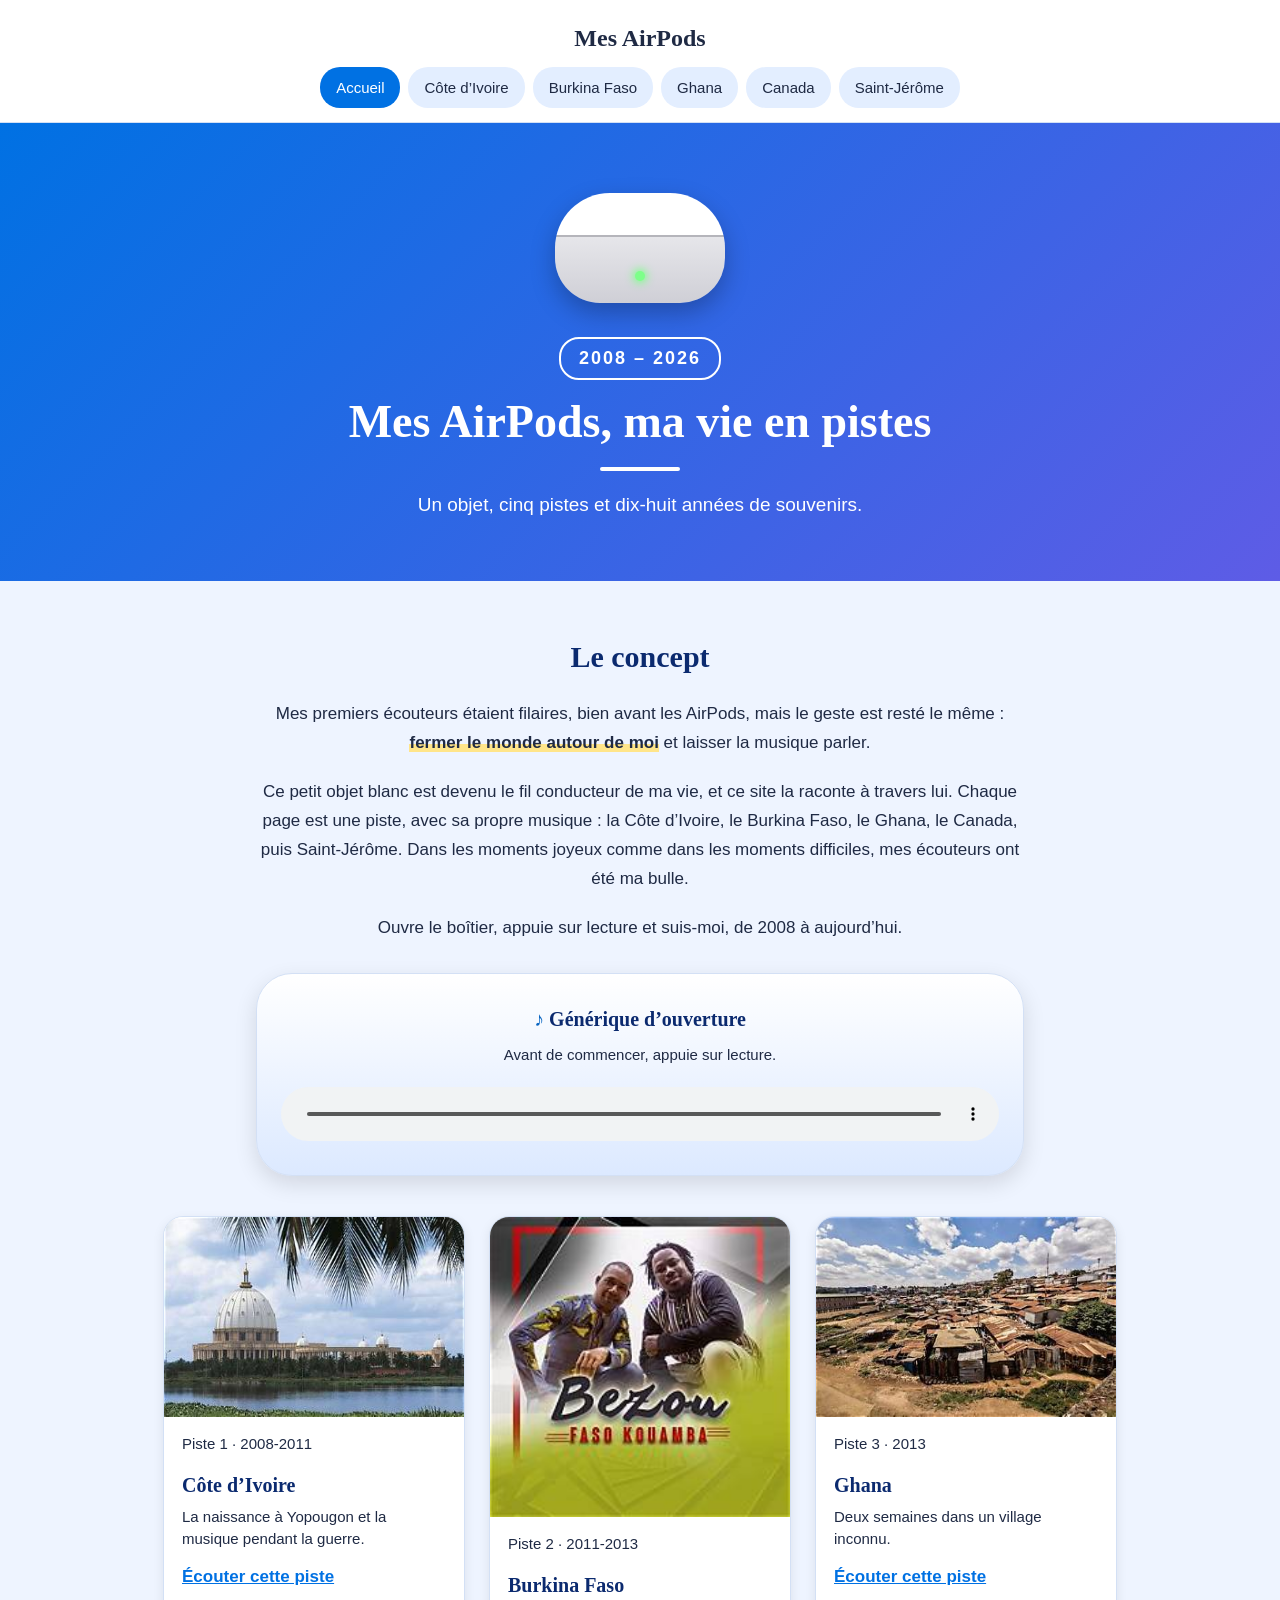
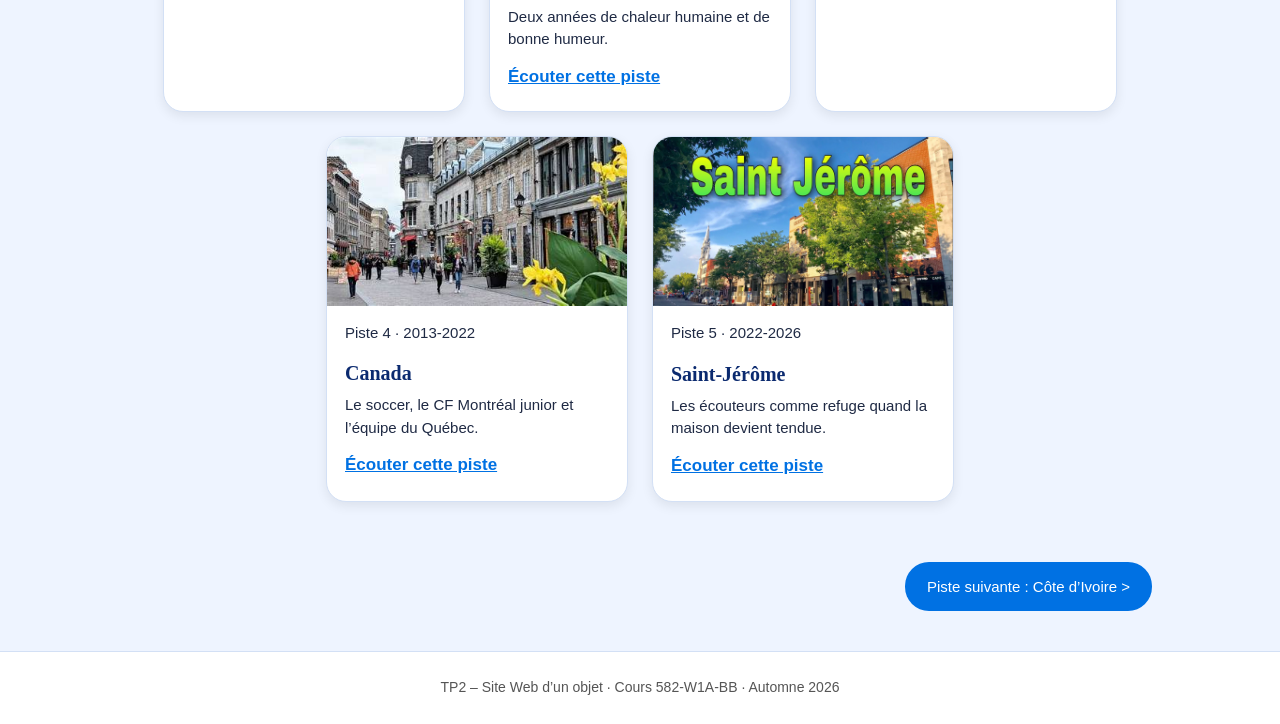
<file: index.html>
<!DOCTYPE html>
<html lang="fr">
<head>
    <meta charset="UTF-8">
    <meta name="viewport" content="width=device-width, initial-scale=1.0">
    <title>Mes AirPods, ma vie en pistes – Accueil</title>
    <!-- Feuille de style commune à toutes les pages -->
    <link rel="stylesheet" href="style.css">
</head>

<!-- La classe du body change le dégradé du bandeau selon la période -->
<body class="accueil">

    <!-- ===== En-tête et menu de navigation ===== -->
    <header class="entete">
        <div class="logo">Mes AirPods</div>
        <nav class="menu">
            <ul>
                <li><a href="index.html" class="actif">Accueil</a></li>
                <li><a href="page1.html">Côte d’Ivoire</a></li>
                <li><a href="page2.html">Burkina Faso</a></li>
                <li><a href="page3.html">Ghana</a></li>
                <li><a href="page4.html">Canada</a></li>
                <li><a href="page5.html">Saint-Jérôme</a></li>
            </ul>
        </nav>
    </header>

    <!-- ===== Bandeau de la page ===== -->
    <section class="hero">
        <!-- Boîtier AirPods dessiné en CSS -->
        <div class="boitier"></div>
        <span class="annee">2008 – 2026</span>
        <h1>Mes AirPods, ma vie en pistes</h1>
        <p class="sous-titre">Un objet, cinq pistes et dix-huit années de souvenirs.</p>
    </section>

    <!-- ===== Contenu principal ===== -->
    <!-- Concept du site -->
    <section class="concept">
        <h2>Le concept</h2>
        <p>Mes premiers écouteurs étaient filaires, bien avant les AirPods, mais le geste est resté le même : <span class="mot-cle">fermer le monde autour de moi</span> et laisser la musique parler.</p>
        <p>Ce petit objet blanc est devenu le fil conducteur de ma vie, et ce site la raconte à travers lui. Chaque page est une piste, avec sa propre musique : la Côte d’Ivoire, le Burkina Faso, le Ghana, le Canada, puis Saint-Jérôme. Dans les moments joyeux comme dans les moments difficiles, mes écouteurs ont été ma bulle.</p>
        <p>Ouvre le boîtier, appuie sur lecture et suis-moi, de 2008 à aujourd’hui.</p>
        <div class="carte-audio">
            <h3>Générique d’ouverture</h3>
            <p>Avant de commencer, appuie sur lecture.</p>
            <audio controls>
                    <source src="audio/generique.mp3" type="audio/mpeg">
            </audio>
        </div>
    </section>

    <!-- Les cinq pistes (Flexbox) -->
    <section class="cartes">
        <article class="carte">
            <img src="images/cote-ivoire-basilique.jpg" alt="La basilique de Yamoussoukro vue à travers des palmes">
            <div class="carte-texte">
                <p>Piste 1 · 2008-2011</p>
                <h3>Côte d’Ivoire</h3>
                <p>La naissance à Yopougon et la musique pendant la guerre.</p>
                <a href="page1.html">Écouter cette piste</a>
            </div>
        </article>
        <article class="carte">
            <img src="images/burkina-bezou.jpg" alt="Pochette du single Bezou de Faso Kouamba">
            <div class="carte-texte">
                <p>Piste 2 · 2011-2013</p>
                <h3>Burkina Faso</h3>
                <p>Deux années de chaleur humaine et de bonne humeur.</p>
                <a href="page2.html">Écouter cette piste</a>
            </div>
        </article>
        <article class="carte">
            <img src="images/ghana-village.jpg" alt="Vue sur un village aux toits de tôle">
            <div class="carte-texte">
                <p>Piste 3 · 2013</p>
                <h3>Ghana</h3>
                <p>Deux semaines dans un village inconnu.</p>
                <a href="page3.html">Écouter cette piste</a>
            </div>
        </article>
        <article class="carte">
            <img src="images/canada-vieux-montreal.jpg" alt="Rue piétonne du Vieux-Montréal avec des passants">
            <div class="carte-texte">
                <p>Piste 4 · 2013-2022</p>
                <h3>Canada</h3>
                <p>Le soccer, le CF Montréal junior et l’équipe du Québec.</p>
                <a href="page4.html">Écouter cette piste</a>
            </div>
        </article>
        <article class="carte">
            <img src="images/saint-jerome.jpg" alt="Rue principale de Saint-Jérôme avec le clocher de la cathédrale">
            <div class="carte-texte">
                <p>Piste 5 · 2022-2026</p>
                <h3>Saint-Jérôme</h3>
                <p>Les écouteurs comme refuge quand la maison devient tendue.</p>
                <a href="page5.html">Écouter cette piste</a>
            </div>
        </article>
    </section>

    <!-- ===== Navigation entre les pistes ===== -->
    <div class="pistes-nav">
        <span></span>
        <a href="page1.html">Piste suivante : Côte d’Ivoire &gt;</a>
    </div>

    <!-- ===== Pied de page ===== -->
    <footer class="pied">
        <p>TP2 – Site Web d’un objet · Cours 582-W1A-BB · Automne 2026</p>
    </footer>

</body>
</html>
</file>
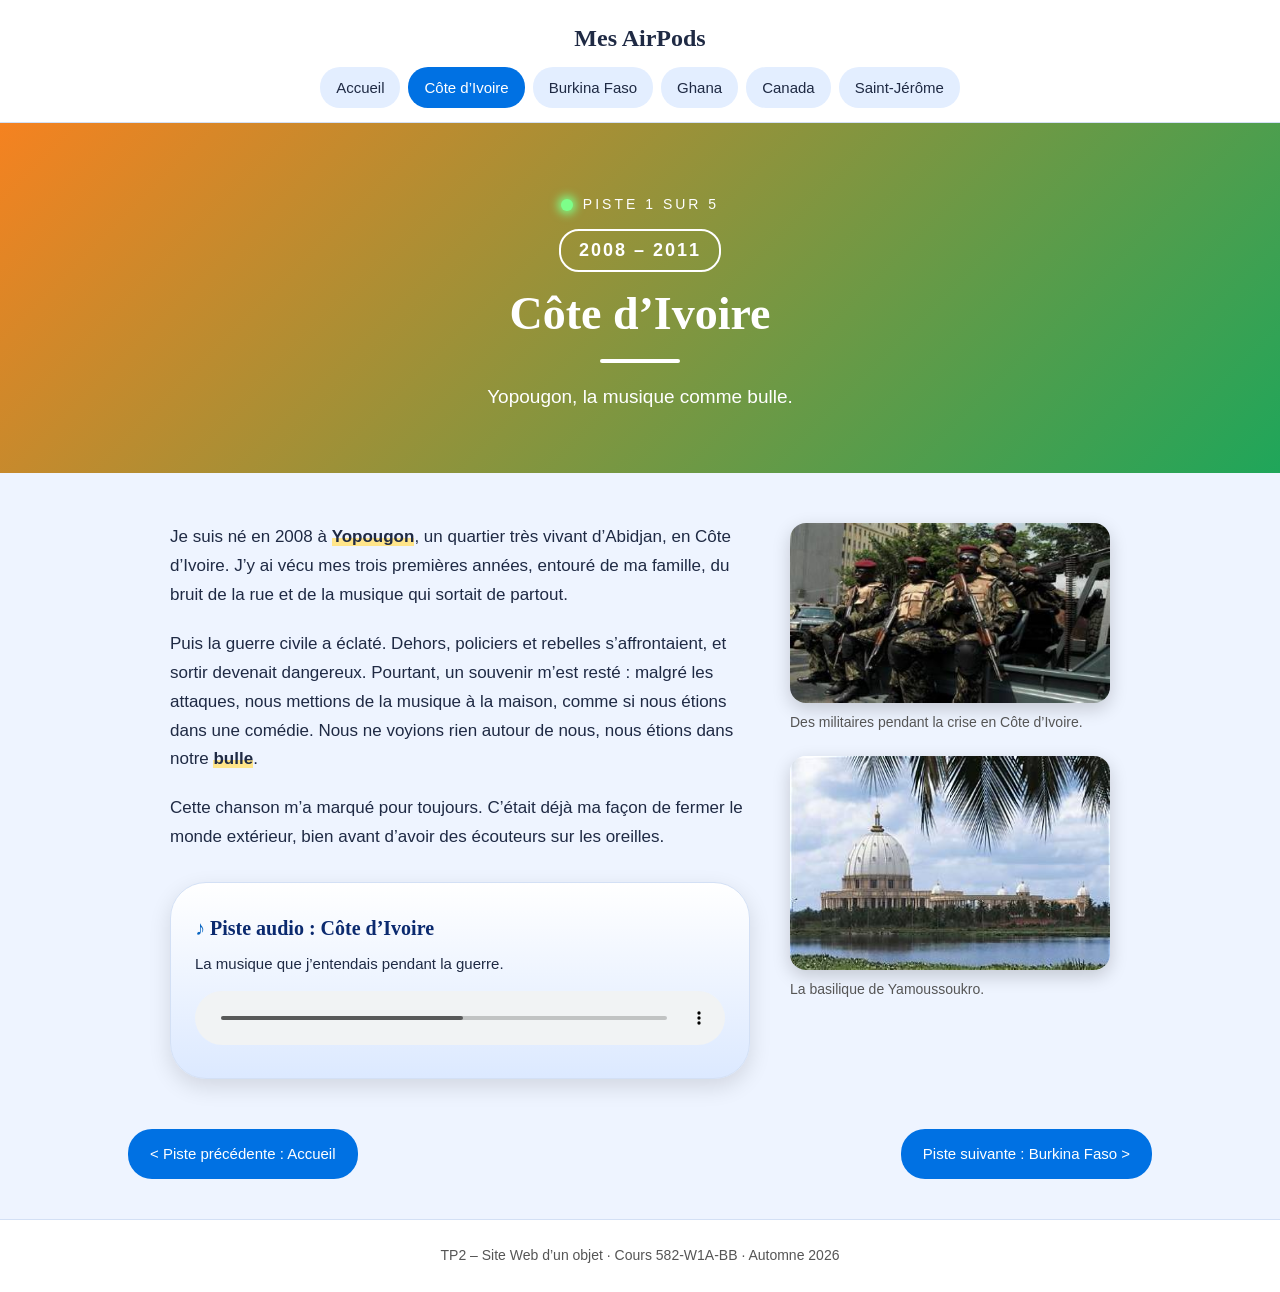
<file: page1.html>
<!DOCTYPE html>
<html lang="fr">
<head>
    <meta charset="UTF-8">
    <meta name="viewport" content="width=device-width, initial-scale=1.0">
    <title>Côte d’Ivoire 2008-2011 – Mes AirPods</title>
    <!-- Feuille de style commune à toutes les pages -->
    <link rel="stylesheet" href="style.css">
</head>

<!-- La classe du body change le dégradé du bandeau selon la période -->
<body class="cote-ivoire">

    <!-- ===== En-tête et menu de navigation ===== -->
    <header class="entete">
        <div class="logo">Mes AirPods</div>
        <nav class="menu">
            <ul>
                <li><a href="index.html">Accueil</a></li>
                <li><a href="page1.html" class="actif">Côte d’Ivoire</a></li>
                <li><a href="page2.html">Burkina Faso</a></li>
                <li><a href="page3.html">Ghana</a></li>
                <li><a href="page4.html">Canada</a></li>
                <li><a href="page5.html">Saint-Jérôme</a></li>
            </ul>
        </nav>
    </header>

    <!-- ===== Bandeau de la page ===== -->
    <section class="hero">
        <p class="piste">Piste 1 sur 5</p>
        <span class="annee">2008 – 2011</span>
        <h1>Côte d’Ivoire</h1>
        <p class="sous-titre">Yopougon, la musique comme bulle.</p>
    </section>

    <!-- ===== Contenu principal ===== -->
    <main class="contenu">

        <!-- Texte de la période -->
        <section class="texte">
            <p>Je suis né en 2008 à <span class="mot-cle">Yopougon</span>, un quartier très vivant d’Abidjan, en Côte d’Ivoire. J’y ai vécu mes trois premières années, entouré de ma famille, du bruit de la rue et de la musique qui sortait de partout.</p>
            <p>Puis la guerre civile a éclaté. Dehors, policiers et rebelles s’affrontaient, et sortir devenait dangereux. Pourtant, un souvenir m’est resté : malgré les attaques, nous mettions de la musique à la maison, comme si nous étions dans une comédie. Nous ne voyions rien autour de nous, nous étions dans notre <span class="mot-cle">bulle</span>.</p>
            <p>Cette chanson m’a marqué pour toujours. C’était déjà ma façon de fermer le monde extérieur, bien avant d’avoir des écouteurs sur les oreilles.</p>
            <!-- Lecteur audio de la période -->
            <div class="carte-audio">
                <h3>Piste audio : Côte d’Ivoire</h3>
                <p>La musique que j’entendais pendant la guerre.</p>
                <audio controls>
                    <source src="audio/cote_d_ivoire.mp3" type="audio/mpeg">
                    Ton navigateur ne peut pas lire cet extrait audio.
                </audio>
            </div>
        </section>

        <!-- Image(s) de la période -->
        <aside class="visuel">
                <div class="photo">
                    <img src="images/cote-ivoire-militaires.jpg" alt="Des militaires en tenue de combat assis sur un véhicule">
                    <p class="legende">Des militaires pendant la crise en Côte d’Ivoire.</p>
                </div>
                <div class="photo">
                    <img src="images/cote-ivoire-basilique.jpg" alt="La basilique de Yamoussoukro vue à travers des palmes">
                    <p class="legende">La basilique de Yamoussoukro.</p>
                </div>
        </aside>

    </main>

    <!-- ===== Navigation entre les pistes ===== -->
    <div class="pistes-nav">
        <a href="index.html">&lt; Piste précédente : Accueil</a>
        <a href="page2.html">Piste suivante : Burkina Faso &gt;</a>
    </div>

    <!-- ===== Pied de page ===== -->
    <footer class="pied">
        <p>TP2 – Site Web d’un objet · Cours 582-W1A-BB · Automne 2026</p>
    </footer>

</body>
</html>
</file>
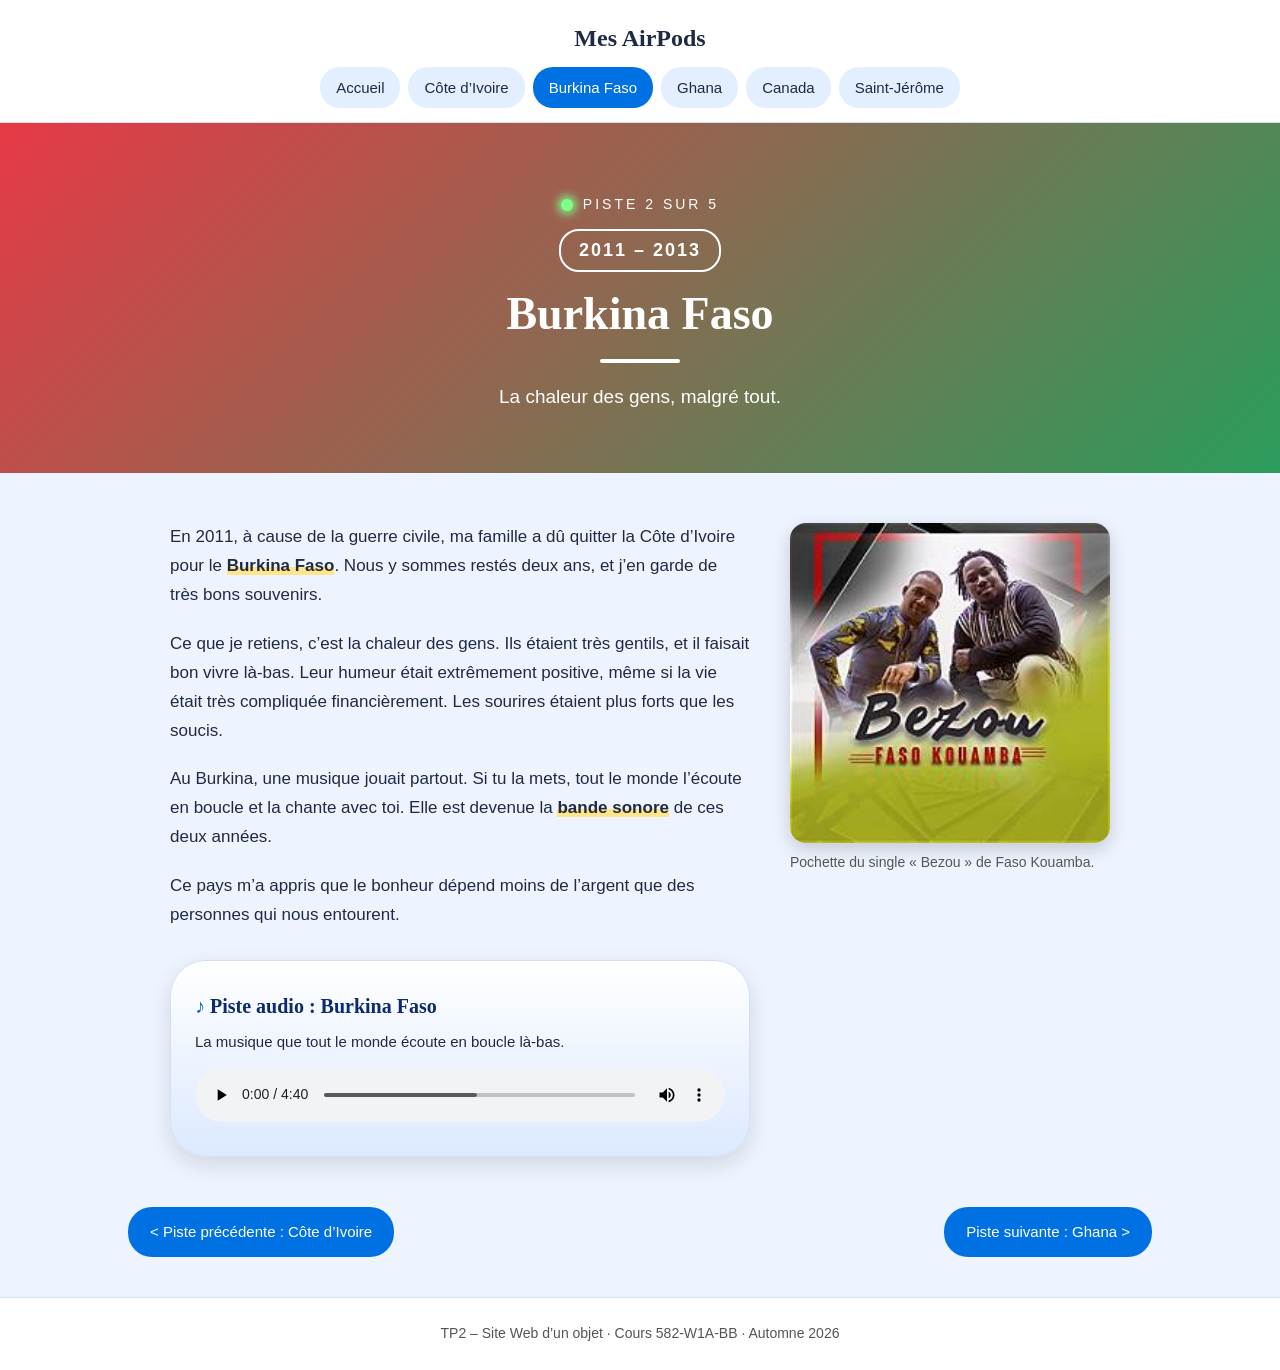
<file: page2.html>
<!DOCTYPE html>
<html lang="fr">
<head>
    <meta charset="UTF-8">
    <meta name="viewport" content="width=device-width, initial-scale=1.0">
    <title>Burkina Faso 2011-2013 – Mes AirPods</title>
    <!-- Feuille de style commune à toutes les pages -->
    <link rel="stylesheet" href="style.css">
</head>

<!-- La classe du body change le dégradé du bandeau selon la période -->
<body class="burkina">

    <!-- ===== En-tête et menu de navigation ===== -->
    <header class="entete">
        <div class="logo">Mes AirPods</div>
        <nav class="menu">
            <ul>
                <li><a href="index.html">Accueil</a></li>
                <li><a href="page1.html">Côte d’Ivoire</a></li>
                <li><a href="page2.html" class="actif">Burkina Faso</a></li>
                <li><a href="page3.html">Ghana</a></li>
                <li><a href="page4.html">Canada</a></li>
                <li><a href="page5.html">Saint-Jérôme</a></li>
            </ul>
        </nav>
    </header>

    <!-- ===== Bandeau de la page ===== -->
    <section class="hero">
        <p class="piste">Piste 2 sur 5</p>
        <span class="annee">2011 – 2013</span>
        <h1>Burkina Faso</h1>
        <p class="sous-titre">La chaleur des gens, malgré tout.</p>
    </section>

    <!-- ===== Contenu principal ===== -->
    <main class="contenu">

        <!-- Texte de la période -->
        <section class="texte">
            <p>En 2011, à cause de la guerre civile, ma famille a dû quitter la Côte d’Ivoire pour le <span class="mot-cle">Burkina Faso</span>. Nous y sommes restés deux ans, et j’en garde de très bons souvenirs.</p>
            <p>Ce que je retiens, c’est la chaleur des gens. Ils étaient très gentils, et il faisait bon vivre là-bas. Leur humeur était extrêmement positive, même si la vie était très compliquée financièrement. Les sourires étaient plus forts que les soucis.</p>
            <p>Au Burkina, une musique jouait partout. Si tu la mets, tout le monde l’écoute en boucle et la chante avec toi. Elle est devenue la <span class="mot-cle">bande sonore</span> de ces deux années.</p>
            <p>Ce pays m’a appris que le bonheur dépend moins de l’argent que des personnes qui nous entourent.</p>
            <!-- Lecteur audio de la période -->
            <div class="carte-audio">
                <h3>Piste audio : Burkina Faso</h3>
                <p>La musique que tout le monde écoute en boucle là-bas.</p>
                <audio controls>
                    <source src="audio/burkina.mp3" type="audio/mpeg">
                    Ton navigateur ne peut pas lire cet extrait audio.
                </audio>
            </div>
        </section>

        <!-- Image(s) de la période -->
        <aside class="visuel">
                <div class="photo">
                    <img src="images/burkina-bezou.jpg" alt="Pochette du single Bezou de Faso Kouamba">
                    <p class="legende">Pochette du single « Bezou » de Faso Kouamba.</p>
                </div>
        </aside>

    </main>

    <!-- ===== Navigation entre les pistes ===== -->
    <div class="pistes-nav">
        <a href="page1.html">&lt; Piste précédente : Côte d’Ivoire</a>
        <a href="page3.html">Piste suivante : Ghana &gt;</a>
    </div>

    <!-- ===== Pied de page ===== -->
    <footer class="pied">
        <p>TP2 – Site Web d’un objet · Cours 582-W1A-BB · Automne 2026</p>
    </footer>

</body>
</html>
</file>
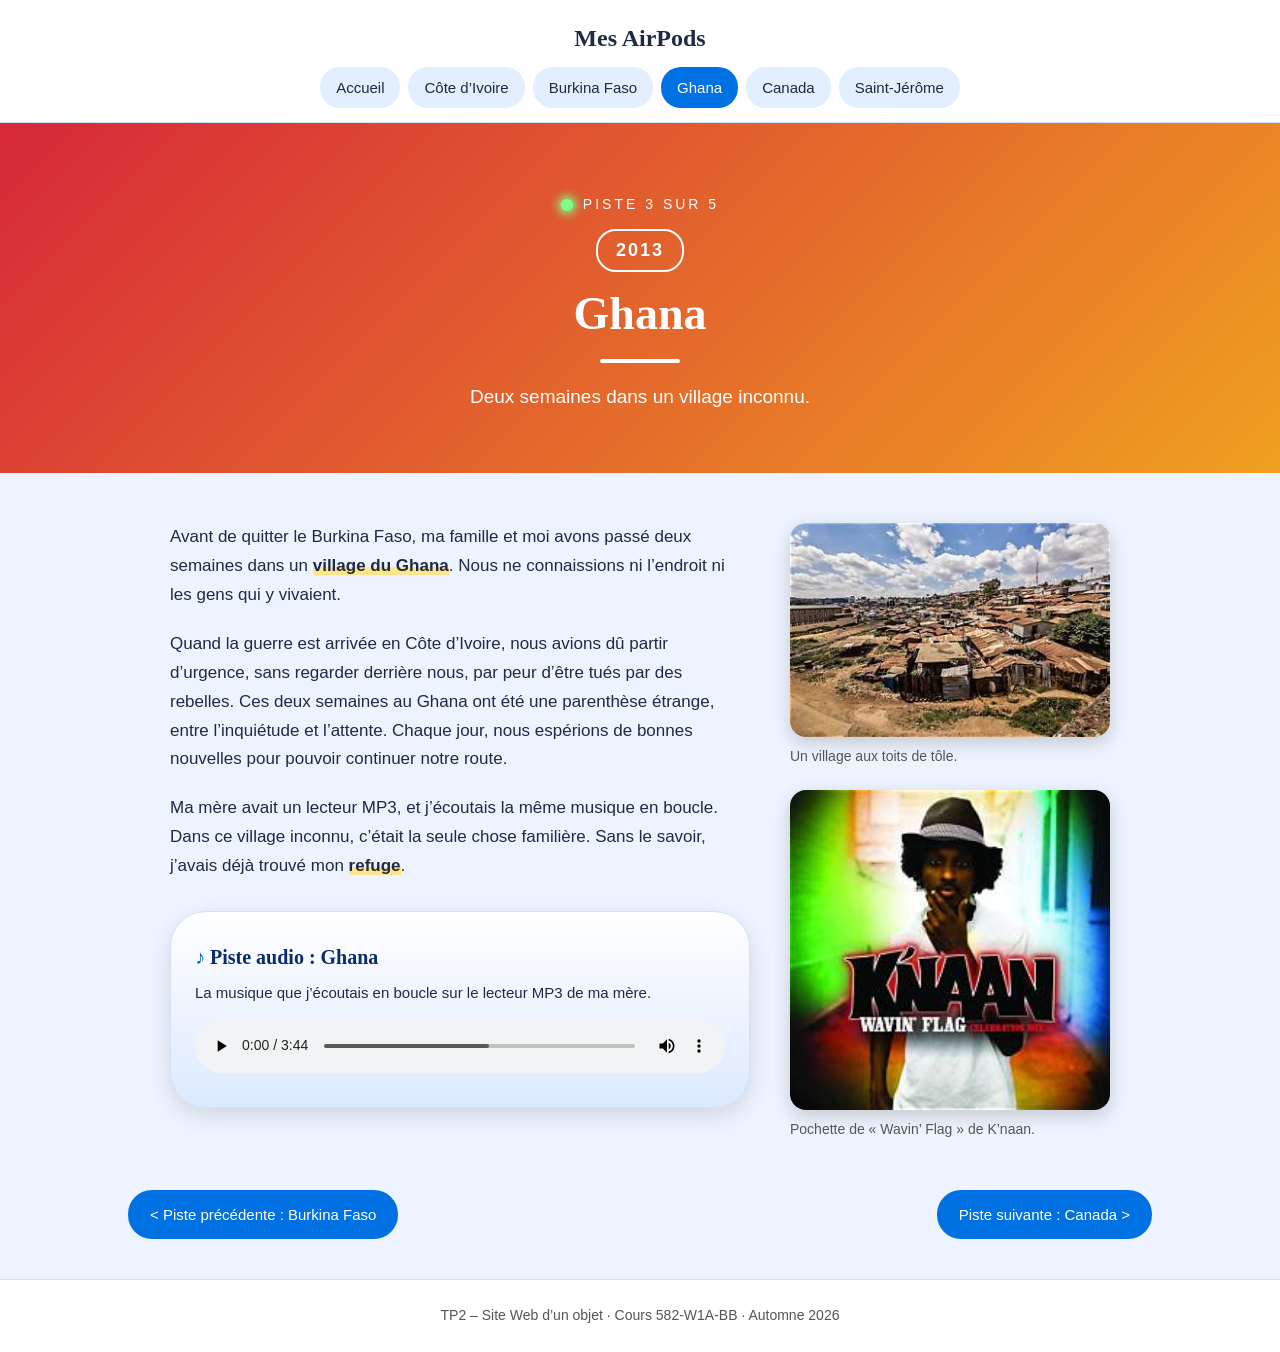
<file: page3.html>
<!DOCTYPE html>
<html lang="fr">
<head>
    <meta charset="UTF-8">
    <meta name="viewport" content="width=device-width, initial-scale=1.0">
    <title>Ghana 2013 – Mes AirPods</title>
    <!-- Feuille de style commune à toutes les pages -->
    <link rel="stylesheet" href="style.css">
</head>

<!-- La classe du body change le dégradé du bandeau selon la période -->
<body class="ghana">

    <!-- ===== En-tête et menu de navigation ===== -->
    <header class="entete">
        <div class="logo">Mes AirPods</div>
        <nav class="menu">
            <ul>
                <li><a href="index.html">Accueil</a></li>
                <li><a href="page1.html">Côte d’Ivoire</a></li>
                <li><a href="page2.html">Burkina Faso</a></li>
                <li><a href="page3.html" class="actif">Ghana</a></li>
                <li><a href="page4.html">Canada</a></li>
                <li><a href="page5.html">Saint-Jérôme</a></li>
            </ul>
        </nav>
    </header>

    <!-- ===== Bandeau de la page ===== -->
    <section class="hero">
        <p class="piste">Piste 3 sur 5</p>
        <span class="annee">2013</span>
        <h1>Ghana</h1>
        <p class="sous-titre">Deux semaines dans un village inconnu.</p>
    </section>

    <!-- ===== Contenu principal ===== -->
    <main class="contenu">

        <!-- Texte de la période -->
        <section class="texte">
            <p>Avant de quitter le Burkina Faso, ma famille et moi avons passé deux semaines dans un <span class="mot-cle">village du Ghana</span>. Nous ne connaissions ni l’endroit ni les gens qui y vivaient.</p>
            <p>Quand la guerre est arrivée en Côte d’Ivoire, nous avions dû partir d’urgence, sans regarder derrière nous, par peur d’être tués par des rebelles. Ces deux semaines au Ghana ont été une parenthèse étrange, entre l’inquiétude et l’attente. Chaque jour, nous espérions de bonnes nouvelles pour pouvoir continuer notre route.</p>
            <p>Ma mère avait un lecteur MP3, et j’écoutais la même musique en boucle. Dans ce village inconnu, c’était la seule chose familière. Sans le savoir, j’avais déjà trouvé mon <span class="mot-cle">refuge</span>.</p>
            <!-- Lecteur audio de la période -->
            <div class="carte-audio">
                <h3>Piste audio : Ghana</h3>
                <p>La musique que j’écoutais en boucle sur le lecteur MP3 de ma mère.</p>
                <audio controls>
                    <source src="audio/ghana.mp3" type="audio/mpeg">
                    Ton navigateur ne peut pas lire cet extrait audio.
                </audio>
            </div>
        </section>

        <!-- Image(s) de la période -->
        <aside class="visuel">
                <div class="photo">
                    <img src="images/ghana-village.jpg" alt="Vue sur un village aux toits de tôle">
                    <p class="legende">Un village aux toits de tôle.</p>
                </div>
                <div class="photo">
                    <img src="images/ghana-knaan.jpg" alt="Pochette de Wavin’ Flag de K’naan">
                    <p class="legende">Pochette de « Wavin’ Flag » de K’naan.</p>
                </div>
        </aside>

    </main>

    <!-- ===== Navigation entre les pistes ===== -->
    <div class="pistes-nav">
        <a href="page2.html">&lt; Piste précédente : Burkina Faso</a>
        <a href="page4.html">Piste suivante : Canada &gt;</a>
    </div>

    <!-- ===== Pied de page ===== -->
    <footer class="pied">
        <p>TP2 – Site Web d’un objet · Cours 582-W1A-BB · Automne 2026</p>
    </footer>

</body>
</html>
</file>
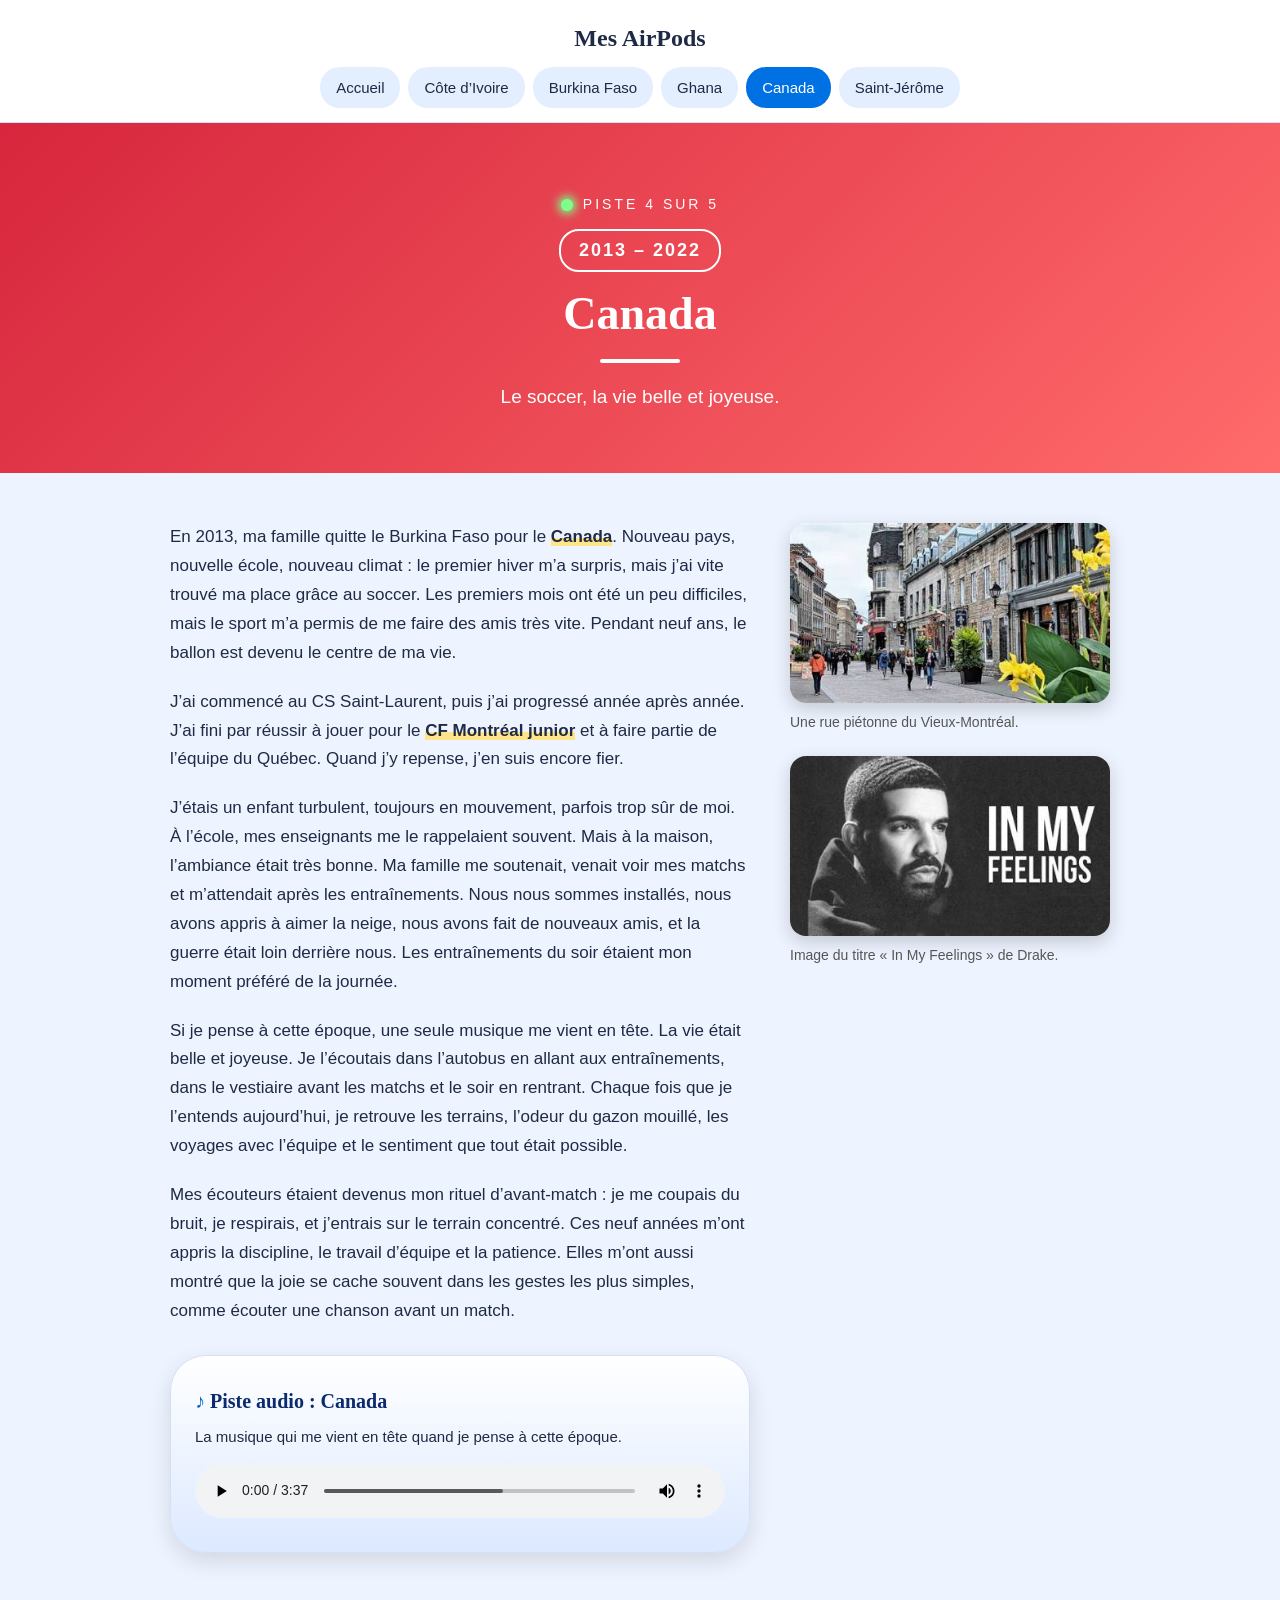
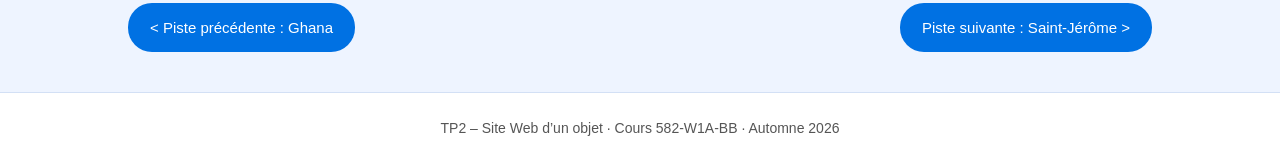
<file: page4.html>
<!DOCTYPE html>
<html lang="fr">
<head>
    <meta charset="UTF-8">
    <meta name="viewport" content="width=device-width, initial-scale=1.0">
    <title>Canada 2013-2022 – Mes AirPods</title>
    <!-- Feuille de style commune à toutes les pages -->
    <link rel="stylesheet" href="style.css">
</head>

<!-- La classe du body change le dégradé du bandeau selon la période -->
<body class="canada">

    <!-- ===== En-tête et menu de navigation ===== -->
    <header class="entete">
        <div class="logo">Mes AirPods</div>
        <nav class="menu">
            <ul>
                <li><a href="index.html">Accueil</a></li>
                <li><a href="page1.html">Côte d’Ivoire</a></li>
                <li><a href="page2.html">Burkina Faso</a></li>
                <li><a href="page3.html">Ghana</a></li>
                <li><a href="page4.html" class="actif">Canada</a></li>
                <li><a href="page5.html">Saint-Jérôme</a></li>
            </ul>
        </nav>
    </header>

    <!-- ===== Bandeau de la page ===== -->
    <section class="hero">
        <p class="piste">Piste 4 sur 5</p>
        <span class="annee">2013 – 2022</span>
        <h1>Canada</h1>
        <p class="sous-titre">Le soccer, la vie belle et joyeuse.</p>
    </section>

    <!-- ===== Contenu principal ===== -->
    <main class="contenu">

        <!-- Texte de la période -->
        <section class="texte">
            <p>En 2013, ma famille quitte le Burkina Faso pour le <span class="mot-cle">Canada</span>. Nouveau pays, nouvelle école, nouveau climat : le premier hiver m’a surpris, mais j’ai vite trouvé ma place grâce au soccer. Les premiers mois ont été un peu difficiles, mais le sport m’a permis de me faire des amis très vite. Pendant neuf ans, le ballon est devenu le centre de ma vie.</p>
            <p>J’ai commencé au CS Saint-Laurent, puis j’ai progressé année après année. J’ai fini par réussir à jouer pour le <span class="mot-cle">CF Montréal junior</span> et à faire partie de l’équipe du Québec. Quand j’y repense, j’en suis encore fier.</p>
            <p>J’étais un enfant turbulent, toujours en mouvement, parfois trop sûr de moi. À l’école, mes enseignants me le rappelaient souvent. Mais à la maison, l’ambiance était très bonne. Ma famille me soutenait, venait voir mes matchs et m’attendait après les entraînements. Nous nous sommes installés, nous avons appris à aimer la neige, nous avons fait de nouveaux amis, et la guerre était loin derrière nous. Les entraînements du soir étaient mon moment préféré de la journée.</p>
            <p>Si je pense à cette époque, une seule musique me vient en tête. La vie était belle et joyeuse. Je l’écoutais dans l’autobus en allant aux entraînements, dans le vestiaire avant les matchs et le soir en rentrant. Chaque fois que je l’entends aujourd’hui, je retrouve les terrains, l’odeur du gazon mouillé, les voyages avec l’équipe et le sentiment que tout était possible.</p>
            <p>Mes écouteurs étaient devenus mon rituel d’avant-match : je me coupais du bruit, je respirais, et j’entrais sur le terrain concentré. Ces neuf années m’ont appris la discipline, le travail d’équipe et la patience. Elles m’ont aussi montré que la joie se cache souvent dans les gestes les plus simples, comme écouter une chanson avant un match.</p>
            <!-- Lecteur audio de la période -->
            <div class="carte-audio">
                <h3>Piste audio : Canada</h3>
                <p>La musique qui me vient en tête quand je pense à cette époque.</p>
                <audio controls>
                    <source src="audio/canada.mp3" type="audio/mpeg">
                    Ton navigateur ne peut pas lire cet extrait audio.
                </audio>
            </div>
        </section>

        <!-- Image(s) de la période -->
        <aside class="visuel">
                <div class="photo">
                    <img src="images/canada-vieux-montreal.jpg" alt="Rue piétonne du Vieux-Montréal avec des passants">
                    <p class="legende">Une rue piétonne du Vieux-Montréal.</p>
                </div>
                <div class="photo">
                    <img src="images/canada-drake.jpg" alt="Image du titre In My Feelings de Drake">
                    <p class="legende">Image du titre « In My Feelings » de Drake.</p>
                </div>
        </aside>

    </main>

    <!-- ===== Navigation entre les pistes ===== -->
    <div class="pistes-nav">
        <a href="page3.html">&lt; Piste précédente : Ghana</a>
        <a href="page5.html">Piste suivante : Saint-Jérôme &gt;</a>
    </div>

    <!-- ===== Pied de page ===== -->
    <footer class="pied">
        <p>TP2 – Site Web d’un objet · Cours 582-W1A-BB · Automne 2026</p>
    </footer>

</body>
</html>
</file>
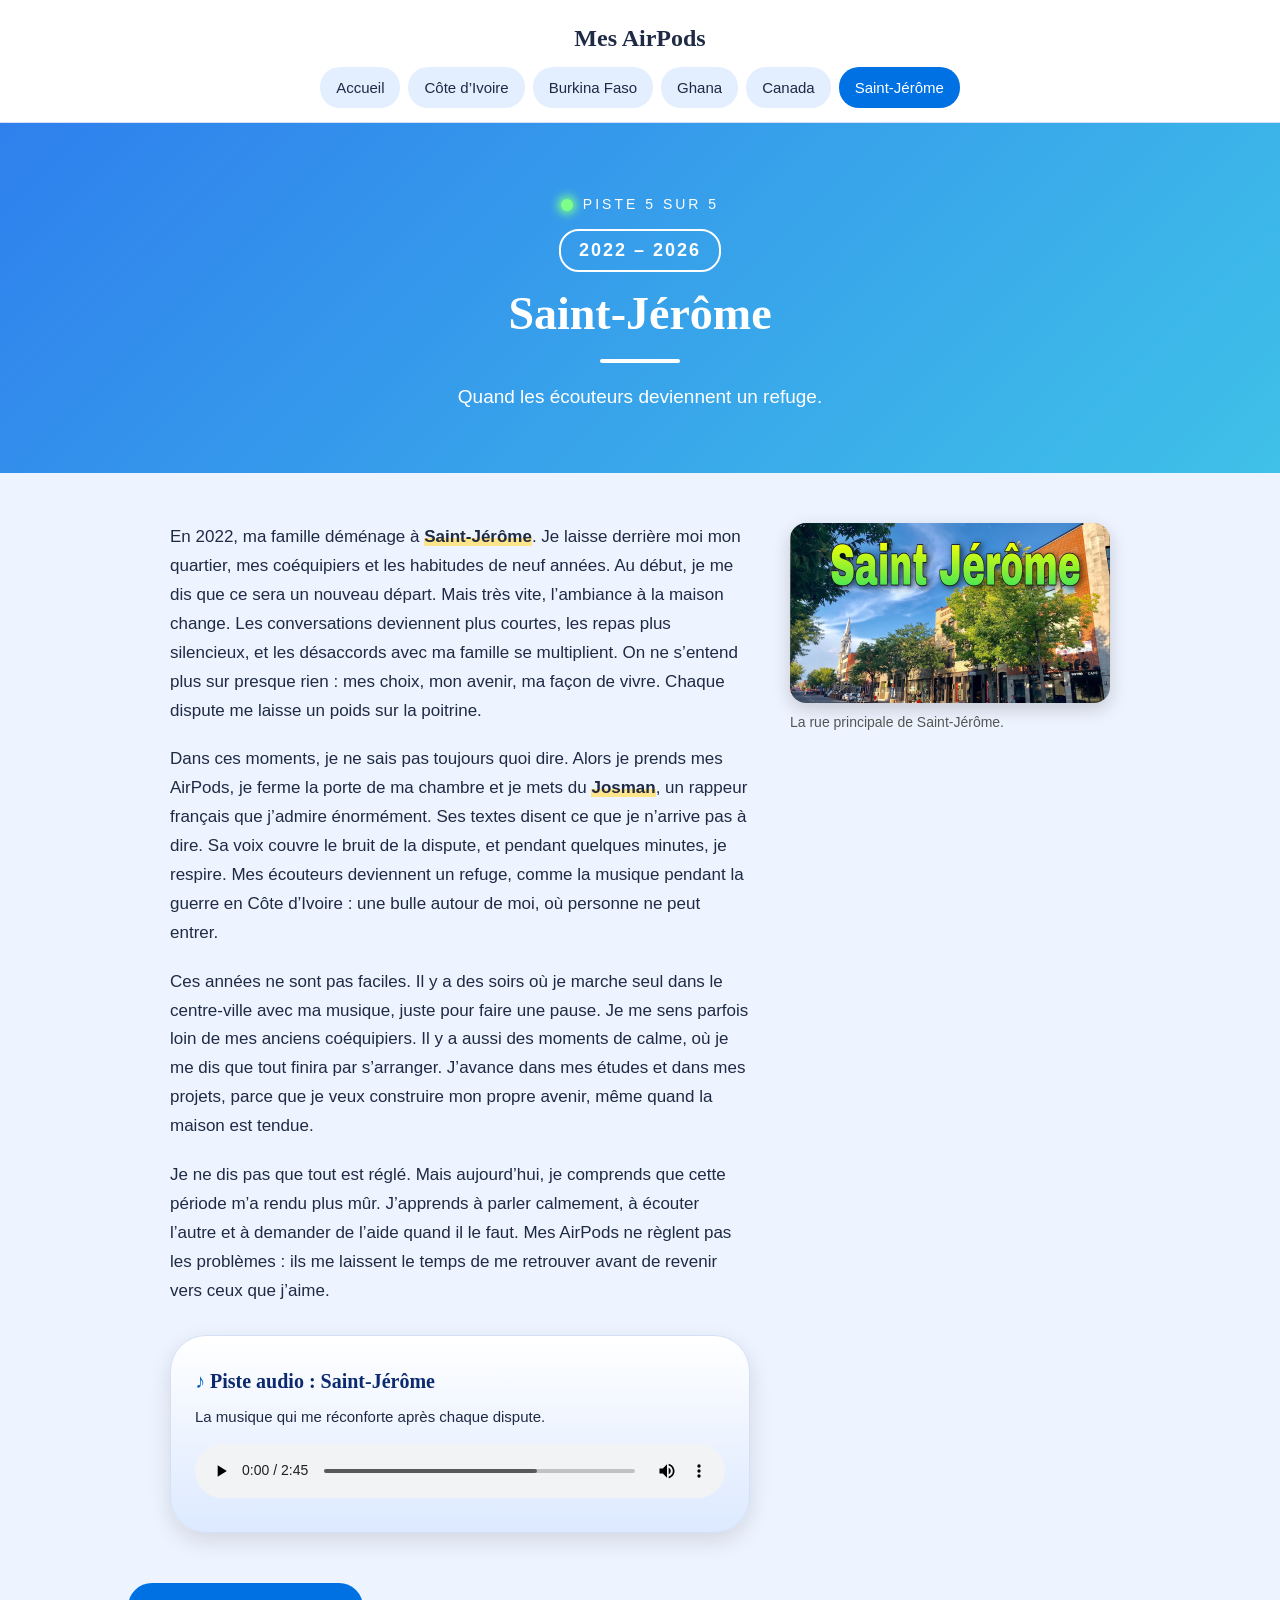
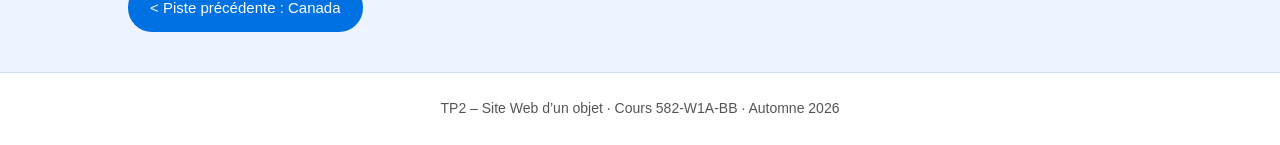
<file: page5.html>
<!DOCTYPE html>
<html lang="fr">
<head>
    <meta charset="UTF-8">
    <meta name="viewport" content="width=device-width, initial-scale=1.0">
    <title>Saint-Jérôme 2022-2026 – Mes AirPods</title>
    <!-- Feuille de style commune à toutes les pages -->
    <link rel="stylesheet" href="style.css">
</head>

<!-- La classe du body change le dégradé du bandeau selon la période -->
<body class="saint-jerome">

    <!-- ===== En-tête et menu de navigation ===== -->
    <header class="entete">
        <div class="logo">Mes AirPods</div>
        <nav class="menu">
            <ul>
                <li><a href="index.html">Accueil</a></li>
                <li><a href="page1.html">Côte d’Ivoire</a></li>
                <li><a href="page2.html">Burkina Faso</a></li>
                <li><a href="page3.html">Ghana</a></li>
                <li><a href="page4.html">Canada</a></li>
                <li><a href="page5.html" class="actif">Saint-Jérôme</a></li>
            </ul>
        </nav>
    </header>

    <!-- ===== Bandeau de la page ===== -->
    <section class="hero">
        <p class="piste">Piste 5 sur 5</p>
        <span class="annee">2022 – 2026</span>
        <h1>Saint-Jérôme</h1>
        <p class="sous-titre">Quand les écouteurs deviennent un refuge.</p>
    </section>

    <!-- ===== Contenu principal ===== -->
    <main class="contenu">

        <!-- Texte de la période -->
        <section class="texte">
            <p>En 2022, ma famille déménage à <span class="mot-cle">Saint-Jérôme</span>. Je laisse derrière moi mon quartier, mes coéquipiers et les habitudes de neuf années. Au début, je me dis que ce sera un nouveau départ. Mais très vite, l’ambiance à la maison change. Les conversations deviennent plus courtes, les repas plus silencieux, et les désaccords avec ma famille se multiplient. On ne s’entend plus sur presque rien : mes choix, mon avenir, ma façon de vivre. Chaque dispute me laisse un poids sur la poitrine.</p>
            <p>Dans ces moments, je ne sais pas toujours quoi dire. Alors je prends mes AirPods, je ferme la porte de ma chambre et je mets du <span class="mot-cle">Josman</span>, un rappeur français que j’admire énormément. Ses textes disent ce que je n’arrive pas à dire. Sa voix couvre le bruit de la dispute, et pendant quelques minutes, je respire. Mes écouteurs deviennent un refuge, comme la musique pendant la guerre en Côte d’Ivoire : une bulle autour de moi, où personne ne peut entrer.</p>
            <p>Ces années ne sont pas faciles. Il y a des soirs où je marche seul dans le centre-ville avec ma musique, juste pour faire une pause. Je me sens parfois loin de mes anciens coéquipiers. Il y a aussi des moments de calme, où je me dis que tout finira par s’arranger. J’avance dans mes études et dans mes projets, parce que je veux construire mon propre avenir, même quand la maison est tendue.</p>
            <p>Je ne dis pas que tout est réglé. Mais aujourd’hui, je comprends que cette période m’a rendu plus mûr. J’apprends à parler calmement, à écouter l’autre et à demander de l’aide quand il le faut. Mes AirPods ne règlent pas les problèmes : ils me laissent le temps de me retrouver avant de revenir vers ceux que j’aime.</p>
            <!-- Lecteur audio de la période -->
            <div class="carte-audio">
                <h3>Piste audio : Saint-Jérôme</h3>
                <p>La musique qui me réconforte après chaque dispute.</p>
                <audio controls>
                    <source src="audio/saint_jerome.mp3" type="audio/mpeg">
                    Ton navigateur ne peut pas lire cet extrait audio.
                </audio>
            </div>
        </section>

        <!-- Image(s) de la période -->
        <aside class="visuel">
                <div class="photo">
                    <img src="images/saint-jerome.jpg" alt="Rue principale de Saint-Jérôme avec le clocher de la cathédrale">
                    <p class="legende">La rue principale de Saint-Jérôme.</p>
                </div>
        </aside>

    </main>

    <!-- ===== Navigation entre les pistes ===== -->
    <div class="pistes-nav">
        <a href="page4.html">&lt; Piste précédente : Canada</a>
        <span></span>
    </div>

    <!-- ===== Pied de page ===== -->
    <footer class="pied">
        <p>TP2 – Site Web d’un objet · Cours 582-W1A-BB · Automne 2026</p>
    </footer>

</body>
</html>
</file>
<file: style.css>
/* ==========================================================
   TP2 - Site Web d'un objet : mes AirPods, ma vie en pistes
   Feuille de style commune à toutes les pages (cohérence)
   Sections :
   1. Base
   2. Menu
   3. Bandeau (hero) et dégradés par période
   4. Contenu (Flexbox)
   5. Carte audio
   6. Accueil : boîtier et cartes
   7. Navigation entre les pistes et pied de page
   ========================================================== */


/* ---------- 1. Base ---------- */

* {
    margin: 0;
    padding: 0;
}

body {
    font-family: Verdana, Arial, sans-serif;
    font-size: 17px;
    line-height: 1.7;
    color: #1f2a44;
    background-color: #eef4ff;
}

h1, h2, h3 {
    color: #0b2a6f;
    font-family: Georgia, "Times New Roman", serif;
    font-weight: bold;
}

a {
    color: #0071e3;
    transition: all 0.3s ease;
}


/* ---------- 2. Menu (Flexbox) ---------- */

.entete {
    background-color: #ffffff;
    border-bottom: 1px solid #d3e0f5;
    padding: 18px 20px 14px 20px;
    text-align: center;
}

.logo {
    font-family: Georgia, "Times New Roman", serif;
    font-size: 24px;
    font-weight: bold;
    margin-bottom: 8px;
}

.menu ul {
    list-style: none;
    display: flex;
    flex-wrap: wrap;
    justify-content: center;
    gap: 8px;
}

.menu li {
    display: flex;
}

.menu a {
    padding: 8px 16px;
    border-radius: 20px;
    font-size: 15px;
    text-decoration: none;
    color: #1f2a44;
    background-color: #e3eeff;
}

.menu a:hover, .menu a:focus {
    background-color: #0071e3;
    color: #ffffff;
}

/* Lien de la page où on se trouve */
.menu a.actif {
    background-color: #0071e3;
    color: #ffffff;
}


/* ---------- 3. Bandeau (hero) et dégradés par période ---------- */

.hero {
    display: flex;
    flex-direction: column;
    align-items: center;
    justify-content: center;
    text-align: center;
    color: #ffffff;
    padding: 70px 20px 60px 20px;
}

/* Un dégradé différent selon la classe placée sur <body> */
.accueil .hero {
    background: linear-gradient(135deg, #0071e3 0%, #5e5ce6 100%);
}

.cote-ivoire .hero {
    background: linear-gradient(135deg, #f58220 0%, #1fa65a 100%);
}

.burkina .hero {
    background: linear-gradient(135deg, #e63946 0%, #2a9d5c 100%);
}

.ghana .hero {
    background: linear-gradient(135deg, #d62839 0%, #f0a020 100%);
}

.canada .hero {
    background: linear-gradient(135deg, #d7263d 0%, #ff6b6b 100%);
}

.saint-jerome .hero {
    background: linear-gradient(135deg, #2f80ed 0%, #3fc1e8 100%);
}

/* Petit voyant lumineux du boîtier AirPods devant le numéro de piste */
.piste {
    display: flex;
    justify-content: center;
    align-items: center;
    font-size: 14px;
    text-transform: uppercase;
    letter-spacing: 3px;
    margin-bottom: 12px;
}

.piste::before {
    content: "";
    width: 12px;
    height: 12px;
    margin-right: 10px;
    border-radius: 50%;
    background-color: #7dff8a;
    box-shadow: 0 0 10px 3px #7dff8a;
}

/* Le titre est un conteneur flex : le trait en dessous se centre tout seul */
.hero h1 {
    color: #ffffff;
    display: flex;
    flex-direction: column;
    align-items: center;
    font-size: 46px;
    line-height: 1.2;
    margin-bottom: 18px;
}

/* Trait sous le titre */
.hero h1::after {
    content: "";
    width: 80px;
    height: 4px;
    margin-top: 18px;
    border-radius: 2px;
    background-color: #ffffff;
}

.annee {
    padding: 4px 18px;
    border: 2px solid #ffffff;
    border-radius: 20px;
    font-size: 18px;
    font-weight: bold;
    letter-spacing: 2px;
    margin-bottom: 14px;
}

.hero .sous-titre {
    width: 60%;
    font-size: 19px;
}


/* ---------- 4. Contenu (Flexbox) ---------- */

.contenu {
    display: flex;
    flex-wrap: wrap;
    justify-content: center;
    align-items: flex-start;
    gap: 40px;
    width: 80%;
    margin: 0 auto;
    padding: 50px 0 30px 0;
}

.texte {
    flex: 0 1 580px;
}

.texte p {
    margin-bottom: 20px;
}

.texte h2 {
    font-size: 28px;
    margin-bottom: 18px;
}

/* Mots importants mis en valeur avec <span> */
.mot-cle {
    font-weight: bold;
    background: linear-gradient(transparent 60%, #ffe58a 60%);
}

.visuel {
    display: flex;
    flex-direction: column;
    gap: 24px;
    flex: 0 1 320px;
}

.photo img {
    vertical-align: middle;
    width: 100%;
    height: auto;
    border-radius: 16px;
    box-shadow: 0 6px 18px rgba(0, 0, 0, 0.18);
}

.legende {
    font-size: 14px;
    line-height: 1.4;
    color: #555555;
    margin-top: 10px;
}


/* ---------- 5. Carte audio (boîtier AirPods) ---------- */

.carte-audio {
    margin-top: 30px;
    padding: 28px 24px 24px 24px;
    border-radius: 36px;
    background: linear-gradient(180deg, #ffffff 0%, #dce9ff 100%);
    border: 1px solid #d3e0f5;
    box-shadow: 0 8px 22px rgba(0, 0, 0, 0.12);
}

.carte-audio h3 {
    font-size: 20px;
    margin-bottom: 6px;
}

/* Petite note de musique devant le titre */
.carte-audio h3::before {
    content: "♪ ";
    color: #0a66c2;
}

.carte-audio p {
    font-size: 15px;
    margin-bottom: 14px;
}

.carte-audio audio {
    width: 100%;
}


/* ---------- 6. Accueil : boîtier et cartes ---------- */

/* Boîtier dessiné en CSS : le trait du couvercle est fait avec le dégradé,
   le voyant est placé en bas grâce à Flexbox */
.boitier {
    display: flex;
    justify-content: center;
    align-items: flex-end;
    width: 170px;
    height: 88px;
    padding-bottom: 22px;
    margin-bottom: 34px;
    border-radius: 55px 55px 45px 45px;
    background: linear-gradient(180deg, #ffffff 0%, #ffffff 38%, #b5b5bb 38%, #b5b5bb 40%, #e6e6ea 40%, #cfcfd6 100%);
    box-shadow: 0 10px 25px rgba(0, 0, 0, 0.25);
}

/* Voyant */
.boitier::before {
    content: "";
    width: 10px;
    height: 10px;
    border-radius: 50%;
    background-color: #7dff8a;
    box-shadow: 0 0 8px 2px #7dff8a;
}

.concept {
    width: 60%;
    margin: 0 auto;
    padding: 50px 0 10px 0;
    text-align: center;
}

.concept h2 {
    font-size: 30px;
    margin-bottom: 18px;
}

.concept p {
    margin-bottom: 20px;
}

.cartes {
    display: flex;
    flex-wrap: wrap;
    justify-content: center;
    gap: 24px;
    width: 90%;
    margin: 0 auto;
    padding: 30px 0 40px 0;
}

.carte {
    width: 300px;
    background-color: #ffffff;
    border: 1px solid #d3e0f5;
    border-radius: 20px;
    box-shadow: 0 4px 12px rgba(0, 0, 0, 0.08);
    transition: all 0.3s ease;
}

/* La carte se soulève au survol */
.carte:hover {
    transform: translateY(-6px);
    box-shadow: 0 14px 28px rgba(0, 0, 0, 0.18);
}

.carte img {
    vertical-align: middle;
    width: 100%;
    height: auto;
    border-radius: 19px 19px 0 0;
}

.carte .carte-texte {
    padding: 16px 18px 20px 18px;
}

.carte h3 {
    font-size: 20px;
    margin-bottom: 4px;
}

.carte p {
    font-size: 15px;
    line-height: 1.5;
    margin-bottom: 12px;
}

.carte a {
    font-weight: bold;
}


/* ---------- 7. Navigation entre les pistes et pied de page ---------- */

.pistes-nav {
    display: flex;
    justify-content: space-between;
    gap: 16px;
    width: 80%;
    margin: 0 auto;
    padding: 20px 0 40px 0;
}

.pistes-nav a {
    padding: 12px 22px;
    border-radius: 24px;
    background-color: #0071e3;
    color: #ffffff;
    text-decoration: none;
    font-size: 15px;
}

.pistes-nav a:hover, .pistes-nav a:focus {
    background-color: #5e5ce6;
    color: #ffffff;
    transform: translateY(-3px);
}

.pied {
    background-color: #ffffff;
    padding: 24px 20px;
    text-align: center;
    font-size: 14px;
    color: #555555;
    border-top: 1px solid #d3e0f5;
}
</file>
